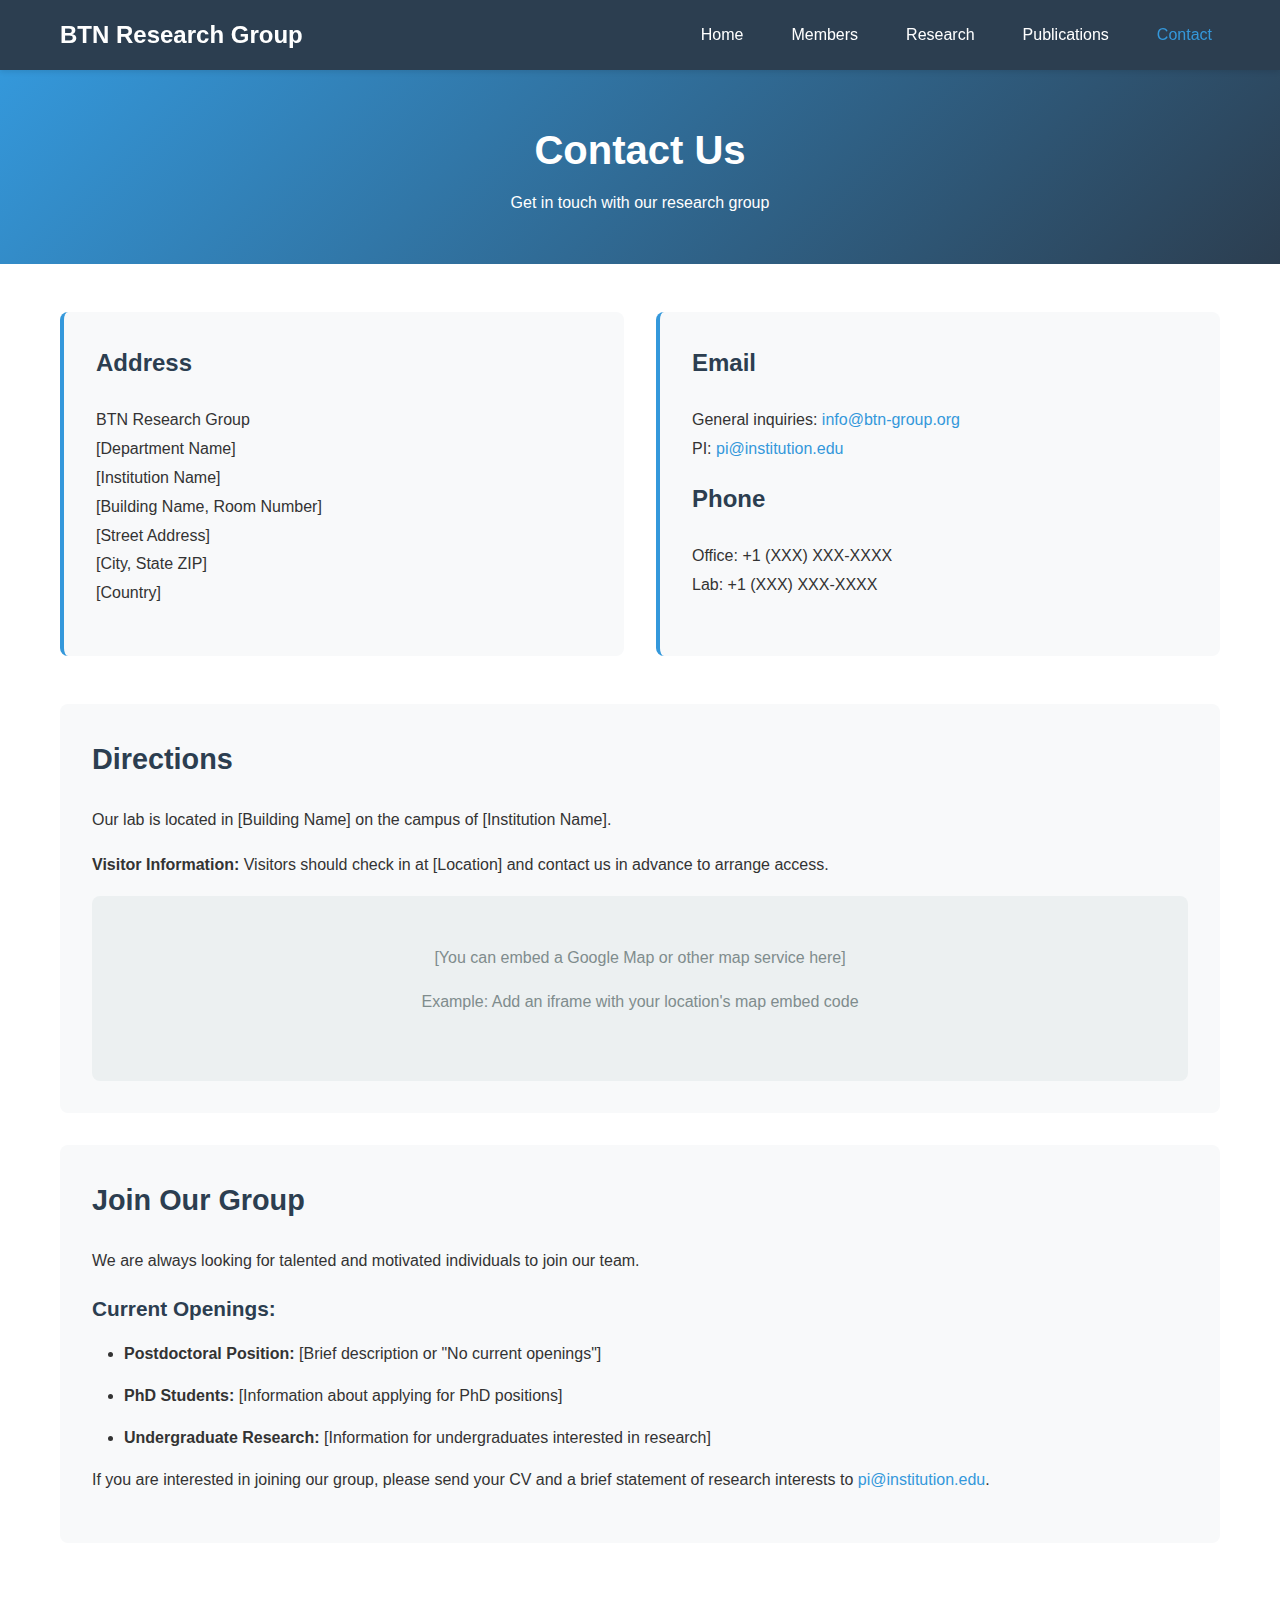
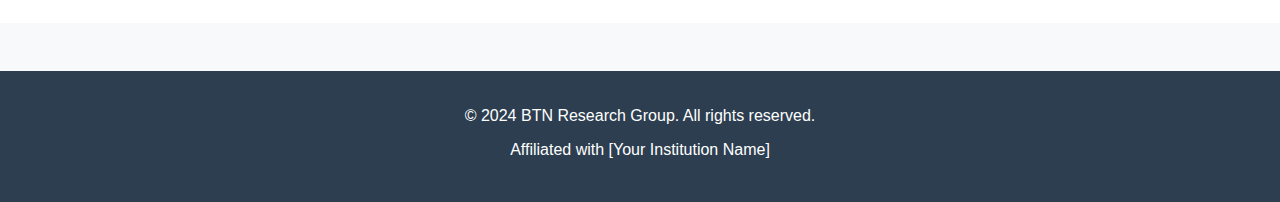
<file: contact.html>
<!DOCTYPE html>
<html lang="en">
<head>
    <meta charset="UTF-8">
    <meta name="viewport" content="width=device-width, initial-scale=1.0">
    <title>Contact - BTN Research Group</title>
    <link rel="stylesheet" href="css/style.css">
</head>
<body>
    <header>
        <nav>
            <div class="container">
                <h1 class="logo">BTN Research Group</h1>
                <ul class="nav-links">
                    <li><a href="index.html">Home</a></li>
                    <li><a href="members.html">Members</a></li>
                    <li><a href="research.html">Research</a></li>
                    <li><a href="publications.html">Publications</a></li>
                    <li><a href="contact.html" class="active">Contact</a></li>
                </ul>
            </div>
        </nav>
    </header>

    <main>
        <section class="page-header">
            <div class="container">
                <h2>Contact Us</h2>
                <p>Get in touch with our research group</p>
            </div>
        </section>

        <section class="contact-info">
            <div class="container">
                <div class="contact-grid">
                    <div class="contact-card">
                        <h3>Address</h3>
                        <p>
                            BTN Research Group<br>
                            [Department Name]<br>
                            [Institution Name]<br>
                            [Building Name, Room Number]<br>
                            [Street Address]<br>
                            [City, State ZIP]<br>
                            [Country]
                        </p>
                    </div>

                    <div class="contact-card">
                        <h3>Email</h3>
                        <p>
                            General inquiries: <a href="mailto:info@btn-group.org">info@btn-group.org</a><br>
                            PI: <a href="mailto:pi@institution.edu">pi@institution.edu</a>
                        </p>
                        
                        <h3>Phone</h3>
                        <p>
                            Office: +1 (XXX) XXX-XXXX<br>
                            Lab: +1 (XXX) XXX-XXXX
                        </p>
                    </div>
                </div>

                <div class="directions">
                    <h3>Directions</h3>
                    <p>
                        Our lab is located in [Building Name] on the campus of [Institution Name].
                    </p>
                    <p>
                        <strong>Visitor Information:</strong> Visitors should check in at [Location] 
                        and contact us in advance to arrange access.
                    </p>
                    <!-- Optional: Add embedded map -->
                    <div class="map-placeholder">
                        <p>[You can embed a Google Map or other map service here]</p>
                        <p>Example: Add an iframe with your location's map embed code</p>
                    </div>
                </div>

                <div class="opportunities">
                    <h3>Join Our Group</h3>
                    <p>
                        We are always looking for talented and motivated individuals to join our team.
                    </p>
                    <h4>Current Openings:</h4>
                    <ul>
                        <li><strong>Postdoctoral Position:</strong> [Brief description or "No current openings"]</li>
                        <li><strong>PhD Students:</strong> [Information about applying for PhD positions]</li>
                        <li><strong>Undergraduate Research:</strong> [Information for undergraduates interested in research]</li>
                    </ul>
                    <p>
                        If you are interested in joining our group, please send your CV and a brief 
                        statement of research interests to <a href="mailto:pi@institution.edu">pi@institution.edu</a>.
                    </p>
                </div>
            </div>
        </section>
    </main>

    <footer>
        <div class="container">
            <p>&copy; 2024 BTN Research Group. All rights reserved.</p>
            <p>Affiliated with [Your Institution Name]</p>
        </div>
    </footer>
</body>
</html>
</file>
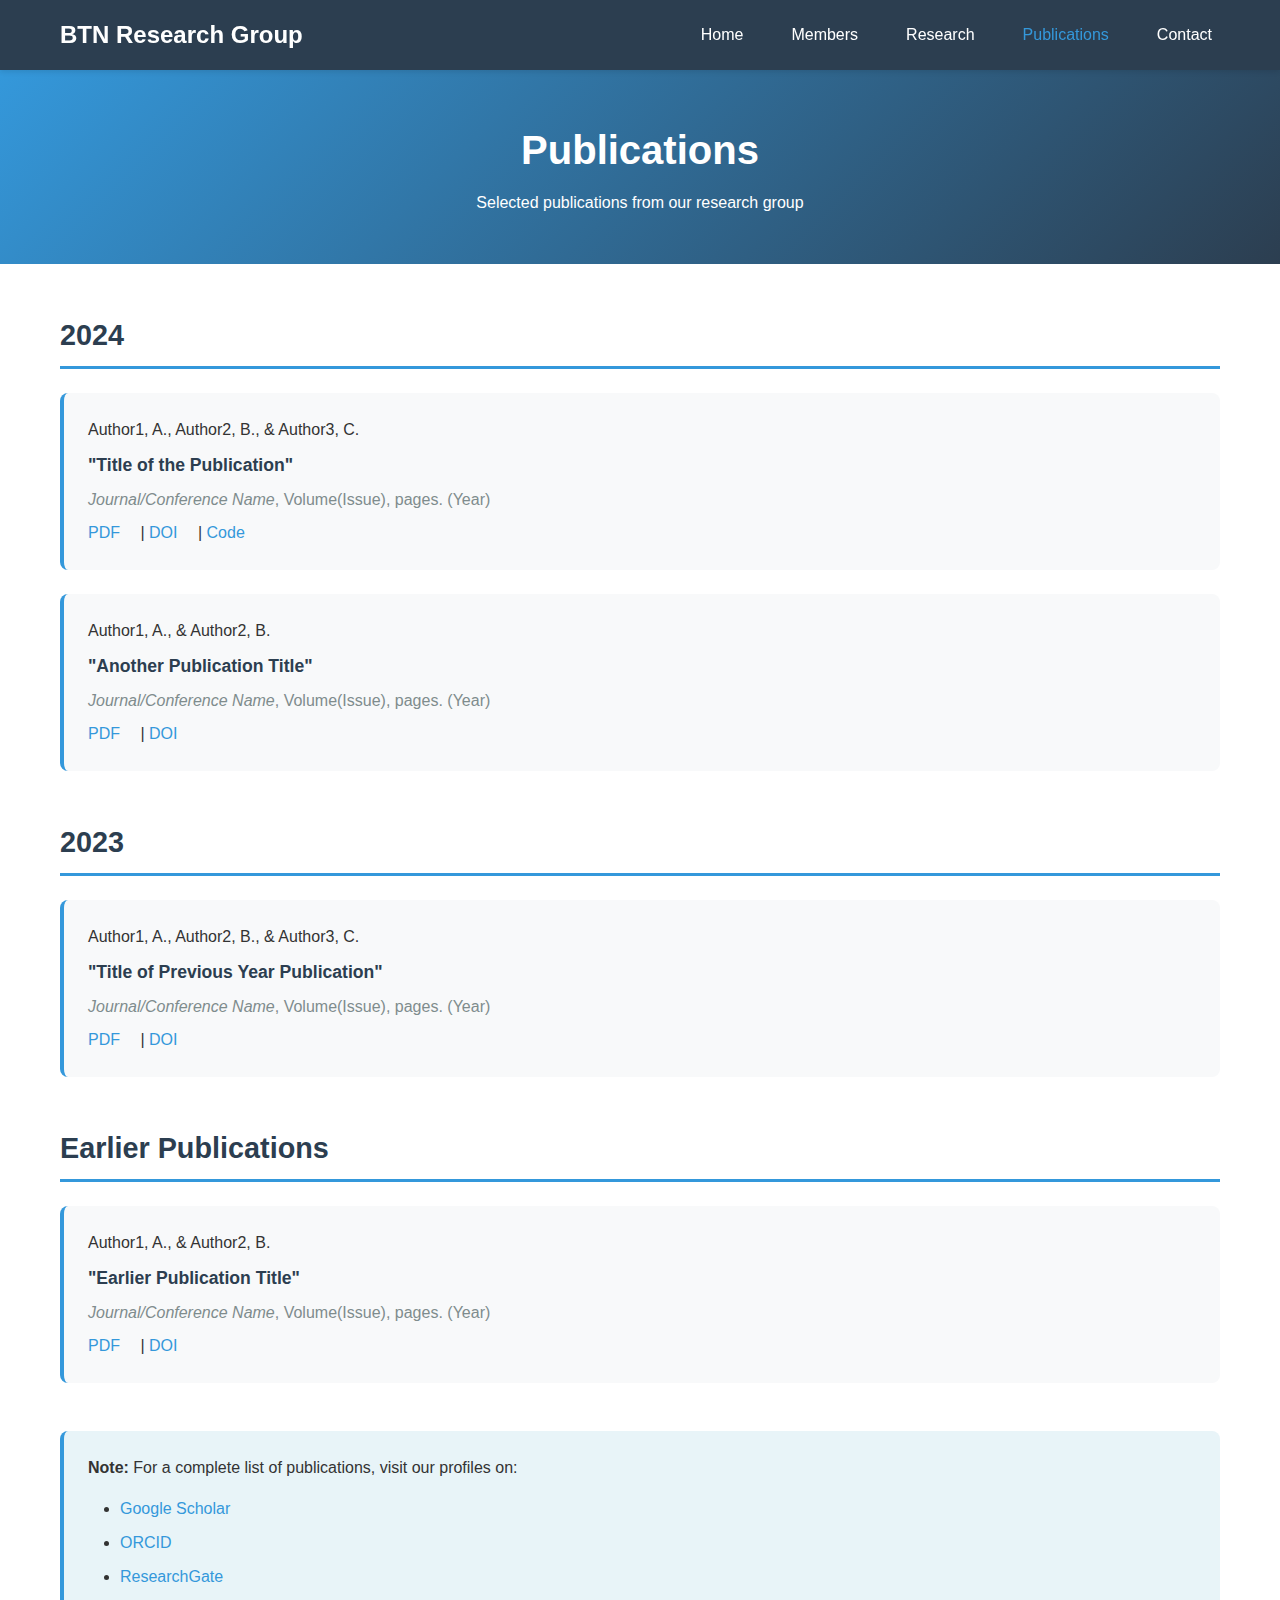
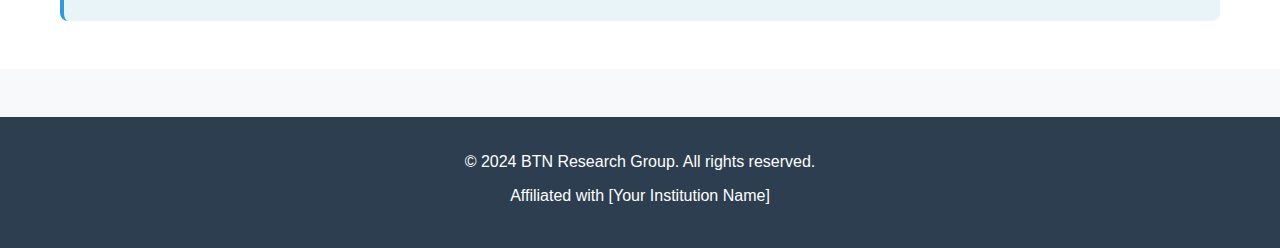
<file: publications.html>
<!DOCTYPE html>
<html lang="en">
<head>
    <meta charset="UTF-8">
    <meta name="viewport" content="width=device-width, initial-scale=1.0">
    <title>Publications - BTN Research Group</title>
    <link rel="stylesheet" href="css/style.css">
</head>
<body>
    <header>
        <nav>
            <div class="container">
                <h1 class="logo">BTN Research Group</h1>
                <ul class="nav-links">
                    <li><a href="index.html">Home</a></li>
                    <li><a href="members.html">Members</a></li>
                    <li><a href="research.html">Research</a></li>
                    <li><a href="publications.html" class="active">Publications</a></li>
                    <li><a href="contact.html">Contact</a></li>
                </ul>
            </div>
        </nav>
    </header>

    <main>
        <section class="page-header">
            <div class="container">
                <h2>Publications</h2>
                <p>Selected publications from our research group</p>
            </div>
        </section>

        <section class="publications">
            <div class="container">
                <h3>2024</h3>
                <div class="publication-list">
                    <article class="publication">
                        <p class="authors">Author1, A., Author2, B., & Author3, C.</p>
                        <p class="title">"Title of the Publication"</p>
                        <p class="venue"><em>Journal/Conference Name</em>, Volume(Issue), pages. (Year)</p>
                        <p class="links">
                            <a href="#" target="_blank">PDF</a> | 
                            <a href="#" target="_blank">DOI</a> | 
                            <a href="#" target="_blank">Code</a>
                        </p>
                    </article>

                    <article class="publication">
                        <p class="authors">Author1, A., & Author2, B.</p>
                        <p class="title">"Another Publication Title"</p>
                        <p class="venue"><em>Journal/Conference Name</em>, Volume(Issue), pages. (Year)</p>
                        <p class="links">
                            <a href="#" target="_blank">PDF</a> | 
                            <a href="#" target="_blank">DOI</a>
                        </p>
                    </article>
                </div>

                <h3>2023</h3>
                <div class="publication-list">
                    <article class="publication">
                        <p class="authors">Author1, A., Author2, B., & Author3, C.</p>
                        <p class="title">"Title of Previous Year Publication"</p>
                        <p class="venue"><em>Journal/Conference Name</em>, Volume(Issue), pages. (Year)</p>
                        <p class="links">
                            <a href="#" target="_blank">PDF</a> | 
                            <a href="#" target="_blank">DOI</a>
                        </p>
                    </article>
                </div>

                <h3>Earlier Publications</h3>
                <div class="publication-list">
                    <article class="publication">
                        <p class="authors">Author1, A., & Author2, B.</p>
                        <p class="title">"Earlier Publication Title"</p>
                        <p class="venue"><em>Journal/Conference Name</em>, Volume(Issue), pages. (Year)</p>
                        <p class="links">
                            <a href="#" target="_blank">PDF</a> | 
                            <a href="#" target="_blank">DOI</a>
                        </p>
                    </article>
                </div>

                <div class="note">
                    <p><strong>Note:</strong> For a complete list of publications, visit our profiles on:</p>
                    <ul>
                        <li><a href="#" target="_blank">Google Scholar</a></li>
                        <li><a href="#" target="_blank">ORCID</a></li>
                        <li><a href="#" target="_blank">ResearchGate</a></li>
                    </ul>
                </div>
            </div>
        </section>
    </main>

    <footer>
        <div class="container">
            <p>&copy; 2024 BTN Research Group. All rights reserved.</p>
            <p>Affiliated with [Your Institution Name]</p>
        </div>
    </footer>
</body>
</html>
</file>
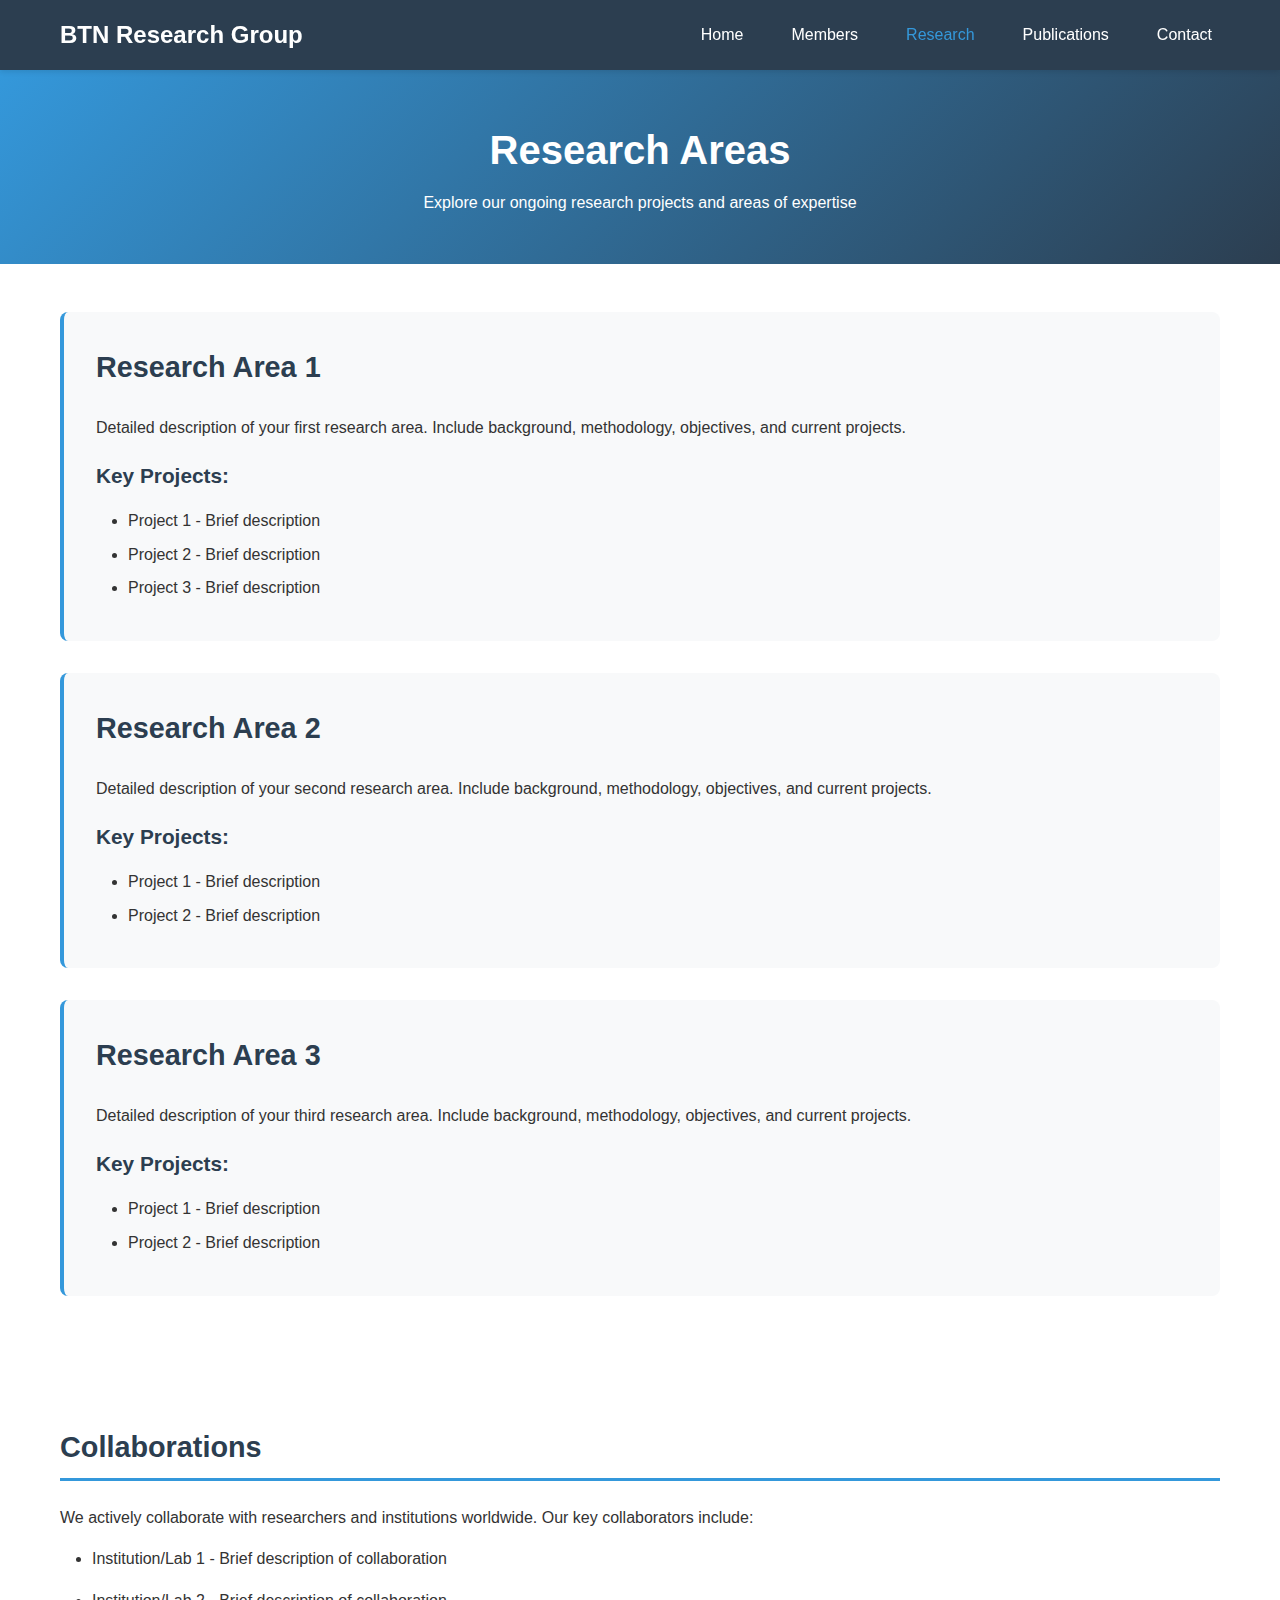
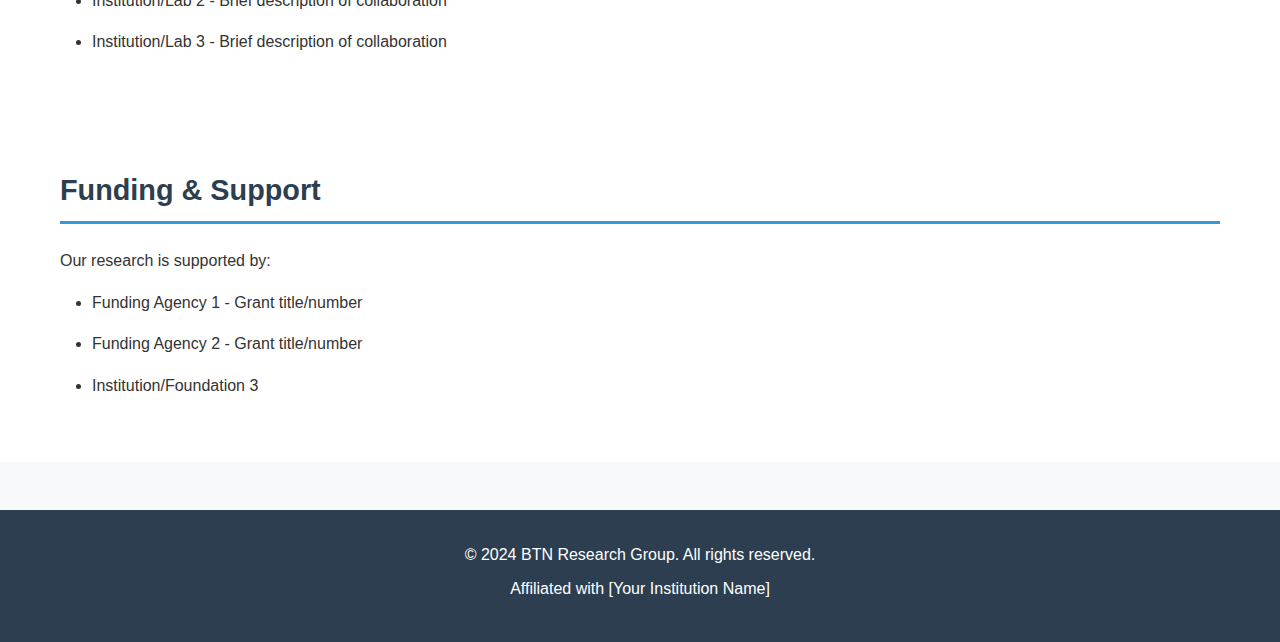
<file: research.html>
<!DOCTYPE html>
<html lang="en">
<head>
    <meta charset="UTF-8">
    <meta name="viewport" content="width=device-width, initial-scale=1.0">
    <title>Research - BTN Research Group</title>
    <link rel="stylesheet" href="css/style.css">
</head>
<body>
    <header>
        <nav>
            <div class="container">
                <h1 class="logo">BTN Research Group</h1>
                <ul class="nav-links">
                    <li><a href="index.html">Home</a></li>
                    <li><a href="members.html">Members</a></li>
                    <li><a href="research.html" class="active">Research</a></li>
                    <li><a href="publications.html">Publications</a></li>
                    <li><a href="contact.html">Contact</a></li>
                </ul>
            </div>
        </nav>
    </header>

    <main>
        <section class="page-header">
            <div class="container">
                <h2>Research Areas</h2>
                <p>Explore our ongoing research projects and areas of expertise</p>
            </div>
        </section>

        <section class="research-areas">
            <div class="container">
                <article class="research-area">
                    <h3>Research Area 1</h3>
                    <p>
                        Detailed description of your first research area. Include background, 
                        methodology, objectives, and current projects.
                    </p>
                    <h4>Key Projects:</h4>
                    <ul>
                        <li>Project 1 - Brief description</li>
                        <li>Project 2 - Brief description</li>
                        <li>Project 3 - Brief description</li>
                    </ul>
                </article>

                <article class="research-area">
                    <h3>Research Area 2</h3>
                    <p>
                        Detailed description of your second research area. Include background, 
                        methodology, objectives, and current projects.
                    </p>
                    <h4>Key Projects:</h4>
                    <ul>
                        <li>Project 1 - Brief description</li>
                        <li>Project 2 - Brief description</li>
                    </ul>
                </article>

                <article class="research-area">
                    <h3>Research Area 3</h3>
                    <p>
                        Detailed description of your third research area. Include background, 
                        methodology, objectives, and current projects.
                    </p>
                    <h4>Key Projects:</h4>
                    <ul>
                        <li>Project 1 - Brief description</li>
                        <li>Project 2 - Brief description</li>
                    </ul>
                </article>
            </div>
        </section>

        <section class="collaborations">
            <div class="container">
                <h3>Collaborations</h3>
                <p>
                    We actively collaborate with researchers and institutions worldwide. 
                    Our key collaborators include:
                </p>
                <ul>
                    <li>Institution/Lab 1 - Brief description of collaboration</li>
                    <li>Institution/Lab 2 - Brief description of collaboration</li>
                    <li>Institution/Lab 3 - Brief description of collaboration</li>
                </ul>
            </div>
        </section>

        <section class="funding">
            <div class="container">
                <h3>Funding & Support</h3>
                <p>Our research is supported by:</p>
                <ul>
                    <li>Funding Agency 1 - Grant title/number</li>
                    <li>Funding Agency 2 - Grant title/number</li>
                    <li>Institution/Foundation 3</li>
                </ul>
            </div>
        </section>
    </main>

    <footer>
        <div class="container">
            <p>&copy; 2024 BTN Research Group. All rights reserved.</p>
            <p>Affiliated with [Your Institution Name]</p>
        </div>
    </footer>
</body>
</html>
</file>
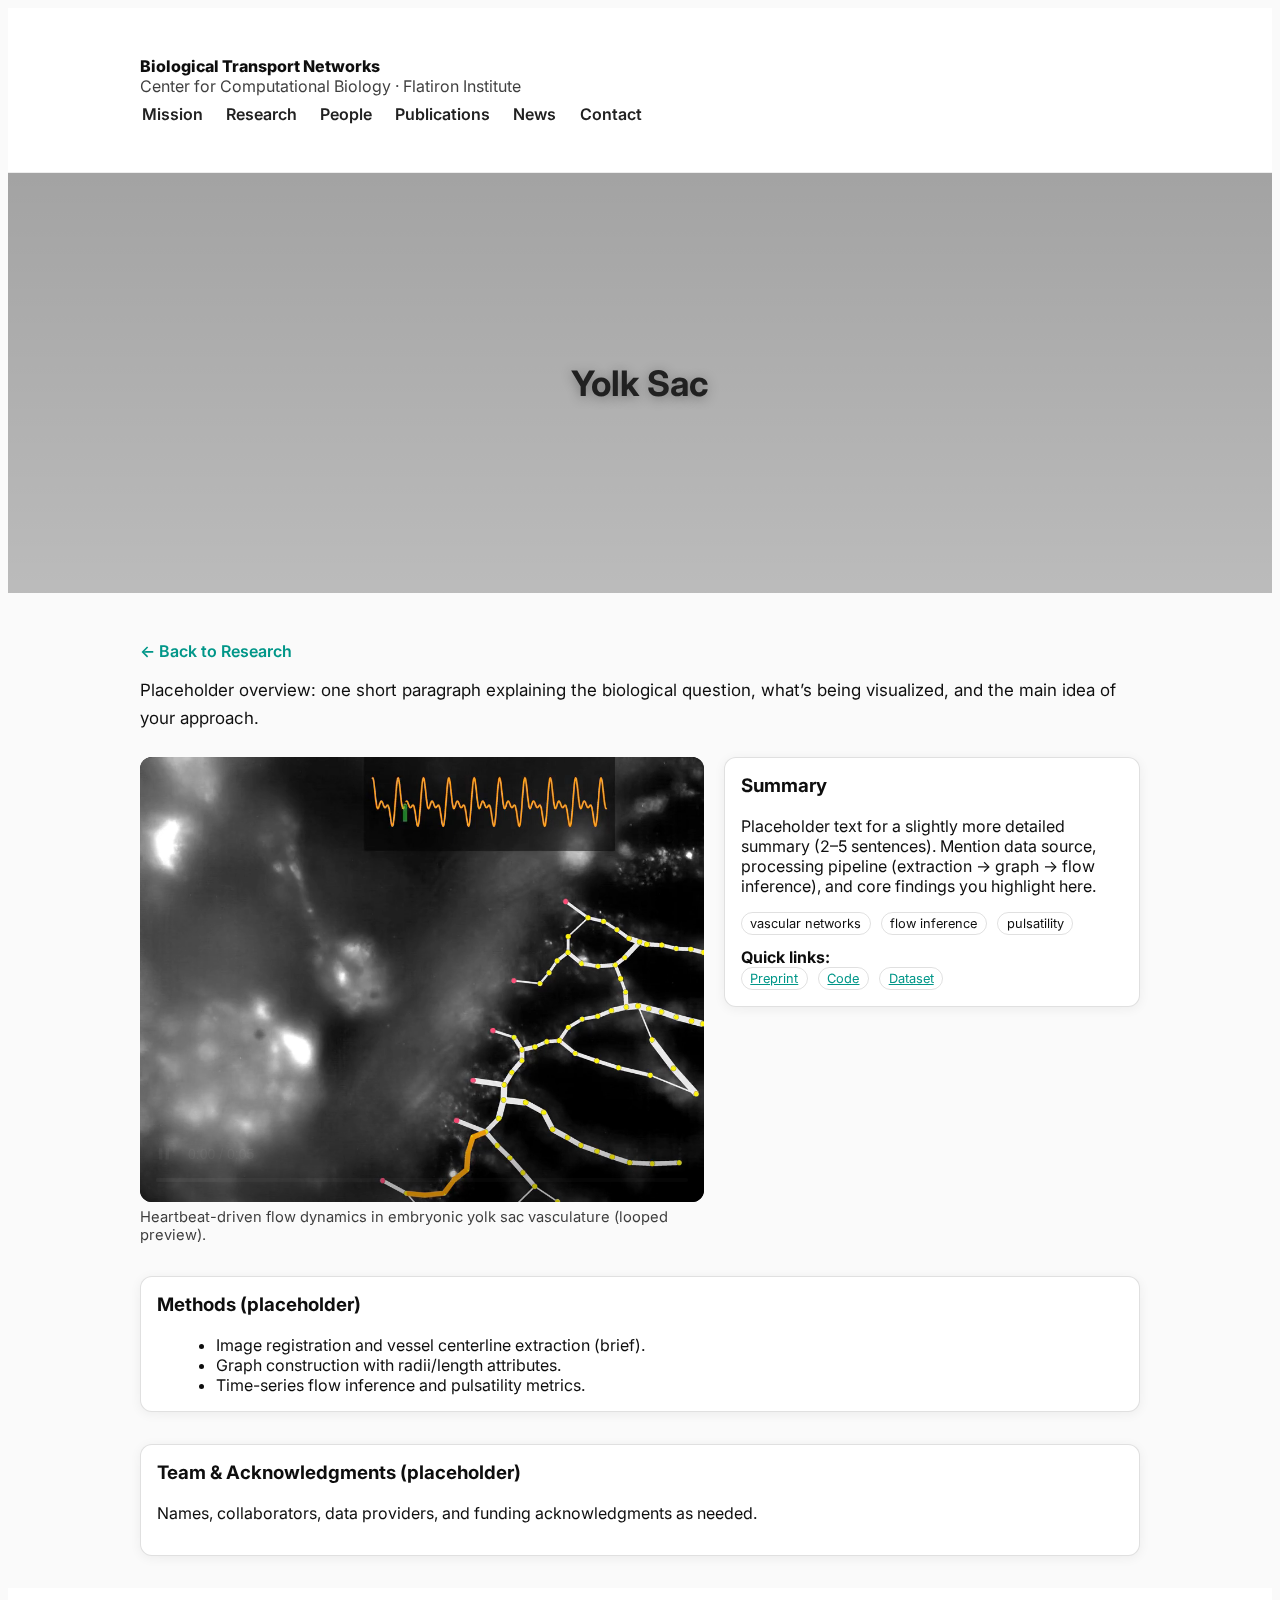
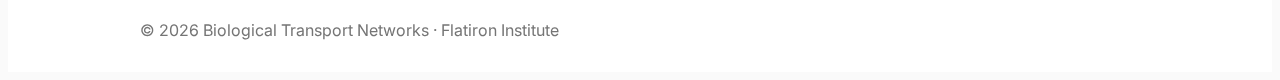
<file: yolk-sac.html>
<!doctype html>
<html lang="en">
<head>
  <meta charset="utf-8" />
  <meta name="viewport" content="width=device-width, initial-scale=1" />
  <title>Yolk Sac — Biological Transport Networks</title>

  <!-- Theme to match index -->
  <link rel="stylesheet" href="assets/css/ccb.css" />
  <link href="https://fonts.googleapis.com/css2?family=Inter:wght@300;400;600;800&display=swap" rel="stylesheet">

  <style>
    :root { --maxw: 1000px; }
    body { font-family: Inter, system-ui, -apple-system, Segoe UI, Roboto, Helvetica, Arial, sans-serif; color:#0e0e0e; }
    .wrap { max-width: var(--maxw); margin: 0 auto; padding: 2rem 1rem; }

    /* Sticky header to match index */
    header.site {
      position: sticky; top: 0; z-index: 1000;
      padding: 1rem 0;
      background: rgba(255,255,255,0.85);
      backdrop-filter: saturate(180%) blur(8px);
      border-bottom: 1px solid rgba(0,0,0,0.07);
    }
    .topnav a { margin-right: 1rem; font-weight: 600; text-decoration: none; padding:.4rem .1rem; }
    .topnav a:hover { text-decoration: underline; }

    /* Hero with cropped image + overlay title */
    .hero {
      position: relative;
      height: clamp(280px, 45vw, 420px);
      overflow: hidden;
    }
    .hero img {
      width: 100%; height: 100%;
      object-fit: cover; object-position: 50% 45%;
      display: block;
      opacity: 0; animation: fadeIn 1s ease-out forwards;
    }
    .hero .overlay { position: absolute; inset: 0; background: linear-gradient(180deg, rgba(0,0,0,.35), rgba(0,0,0,.25)); }
    .hero .title {
      position: absolute; inset: 0; display:flex; align-items:center; justify-content:center; text-align:center;
      padding: 1rem; color:#fff; text-shadow: 0 2px 12px rgba(0,0,0,.35);
    }
    .hero h1 { font-size: clamp(1.6rem, 3.2vw, 2.2rem); margin: 0; }
    @keyframes fadeIn { from {opacity:0} to {opacity:1} }

    /* Breadcrumbs */
    .crumbs { font-weight: 600; margin: 1rem 0 0; }
    .crumbs a { text-decoration: none; }
    .crumbs a:hover { text-decoration: underline; }

    /* Content layout */
    .lede { font-size: 1.06rem; line-height: 1.65; margin: 1rem 0 1.5rem; }
    .two-col { display:grid; grid-template-columns: 1.15fr 0.85fr; gap: 1.25rem; align-items:start; }
    .card { background:#fff; border-radius:12px; padding:1rem; box-shadow:0 2px 12px rgba(0,0,0,.06); }
    figure { margin:0; }
    .media {
      border-radius:12px; overflow:hidden; background:#000;
    }
    .media img, .media video { width:100%; height:auto; display:block; }
    .caption { font-size:.92rem; opacity:.8; margin-top:.4rem; }

    .section { margin-top: 2rem; }
    .klist { margin: .3rem 0 0 1.2rem; }
    .pill { display:inline-block; font-size:.8rem; padding:.18rem .55rem; border:1px solid rgba(0,0,0,.12); border-radius:999px; margin-right:.35rem; }

    @media (max-width: 880px){ .two-col { grid-template-columns: 1fr; } }
  </style>
</head>
<body>

  <!-- Header (same vibe as index) -->
  <header class="site">
    <div class="wrap">
      <div style="font-size:1rem; font-weight:800;">Biological Transport Networks</div>
      <div style="opacity:.8;">Center for Computational Biology · Flatiron Institute</div>
      <nav class="topnav" style="margin-top:.5rem;">
        <a href="index.html#mission">Mission</a>
        <a href="index.html#research">Research</a>
        <a href="index.html#people">People</a>
        <a href="index.html#publications">Publications</a>
        <a href="index.html#news">News</a>
        <a href="index.html#contact">Contact</a>
      </nav>
    </div>
  </header>

  <!-- Hero -->
  <section class="hero">
    <img src="images/yolksacsim.png" alt="Yolk sac network visualization">
    <div class="overlay"></div>
    <div class="title"><h1>Yolk Sac</h1></div>
  </section>

  <main class="wrap">
    <div class="crumbs"><a href="index.html#research">← Back to Research</a></div>

    <p class="lede">
      Placeholder overview: one short paragraph explaining the biological question, what’s being visualized,
      and the main idea of your approach.
    </p>

    <!-- Media + Text -->
    <div class="two-col">
      <div>
        <figure class="media">
          <!-- You can swap this for a video if you want motion here; or keep image and put video below -->
          <video src="images/videos/heartbeat_crop.mp4" autoplay muted loop playsinline controls></video>
        </figure>
        <div class="caption">Heartbeat-driven flow dynamics in embryonic yolk sac vasculature (looped preview).</div>
      </div>

      <aside class="card">
        <h3 style="margin-top:0;">Summary</h3>
        <p>
          Placeholder text for a slightly more detailed summary (2–5 sentences). Mention data source,
          processing pipeline (extraction → graph → flow inference), and core findings you highlight here.
        </p>
        <div style="margin-top:.5rem;">
          <span class="pill">vascular networks</span>
          <span class="pill">flow inference</span>
          <span class="pill">pulsatility</span>
        </div>
        <div style="margin-top:.8rem;">
          <strong>Quick links:</strong><br/>
          <!-- Replace with real links when ready -->
          <a href="#" class="pill">Preprint</a>
          <a href="#" class="pill">Code</a>
          <a href="#" class="pill">Dataset</a>
        </div>
      </aside>
    </div>

    <!-- Optional deeper sections -->
    <section class="section card">
      <h3 style="margin-top:0;">Methods (placeholder)</h3>
      <ul class="klist">
        <li>Image registration and vessel centerline extraction (brief).</li>
        <li>Graph construction with radii/length attributes.</li>
        <li>Time-series flow inference and pulsatility metrics.</li>
      </ul>
    </section>

    <section class="section card">
      <h3 style="margin-top:0;">Team & Acknowledgments (placeholder)</h3>
      <p>Names, collaborators, data providers, and funding acknowledgments as needed.</p>
    </section>
  </main>

  <footer>
    <div class="wrap" style="display:flex; justify-content:space-between; align-items:center; gap:1rem; flex-wrap:wrap;">
      <div>&copy; <span id="year"></span> Biological Transport Networks · Flatiron Institute</div>
    </div>
  </footer>

  <script>
    document.getElementById('year').textContent = new Date().getFullYear();
  </script>
</body>
</html>
</file>
<file: assets/css/ccb.css>
/* 
 * CCB (Center for Computational Biology) Color Scheme
 * Flatiron Institute
 */

:root {
  /* CCB primary colors - using a teal/cyan palette */
  --primary-color: #009688;
  --primary-dark: #00796B;
  --primary-light: #4DB6AC;
  --accent-color: #00BCD4;
  
  /* Neutral colors */
  --text-primary: #212121;
  --text-secondary: #757575;
  --background: #FAFAFA;
  --surface: #FFFFFF;
  --border: rgba(0, 0, 0, 0.12);
}

body {
  color: var(--text-primary);
  background-color: var(--background);
}

/* Link styles */
a {
  color: var(--primary-color);
  transition: color 0.2s ease;
}

a:hover {
  color: var(--primary-dark);
}

/* Navigation styles */
nav a {
  color: var(--text-primary);
}

nav a:hover {
  color: var(--primary-color);
}

/* Header branding */
header.site {
  background-color: var(--surface);
}

/* Hero section */
.hero h1 {
  color: var(--text-primary);
}

.hero p.lead {
  color: var(--text-primary);
}

/* Cards */
.card {
  background-color: var(--surface);
  border: 1px solid var(--border);
}

.card:hover {
  box-shadow: 0 4px 20px rgba(0, 150, 136, 0.15);
  transition: box-shadow 0.3s ease;
}

/* Section headers */
h2.section {
  color: var(--text-primary);
  border-bottom: 2px solid var(--primary-color);
  padding-bottom: 0.5rem;
}

/* Labels/badges */
.label {
  background-color: rgba(0, 150, 136, 0.1);
  color: var(--primary-dark);
  transition: background-color 0.2s ease;
}

.label:hover {
  background-color: rgba(0, 150, 136, 0.2);
  text-decoration: none;
}

/* Icons */
.icon {
  color: var(--text-secondary);
  margin-right: 0.5rem;
  transition: color 0.2s ease;
}

.icon:hover {
  color: var(--primary-color);
}

/* Footer */
footer {
  background-color: var(--surface);
  color: var(--text-secondary);
}

/* Publications list */
.pub .title {
  color: var(--text-primary);
}

/* Responsive adjustments */
@media (max-width: 768px) {
  :root {
    font-size: 14px;
  }
}
</file>
<file: css/style.css>
/* Reset and Base Styles */
* {
    margin: 0;
    padding: 0;
    box-sizing: border-box;
}

body {
    font-family: 'Segoe UI', Tahoma, Geneva, Verdana, sans-serif;
    line-height: 1.6;
    color: #333;
    background-color: #f8f9fa;
}

.container {
    max-width: 1200px;
    margin: 0 auto;
    padding: 0 20px;
}

/* Header and Navigation */
header {
    background-color: #2c3e50;
    color: white;
    padding: 1rem 0;
    position: sticky;
    top: 0;
    z-index: 100;
    box-shadow: 0 2px 5px rgba(0,0,0,0.1);
}

nav .container {
    display: flex;
    justify-content: space-between;
    align-items: center;
}

.logo {
    font-size: 1.5rem;
    font-weight: bold;
}

.nav-links {
    display: flex;
    list-style: none;
    gap: 2rem;
}

.nav-links a {
    color: white;
    text-decoration: none;
    transition: color 0.3s;
    padding: 0.5rem;
}

.nav-links a:hover,
.nav-links a.active {
    color: #3498db;
}

/* Hero Section */
.hero {
    background: linear-gradient(135deg, #3498db 0%, #2c3e50 100%);
    color: white;
    padding: 4rem 0;
    text-align: center;
}

.hero h2 {
    font-size: 2.5rem;
    margin-bottom: 1rem;
}

.lead {
    font-size: 1.3rem;
    opacity: 0.9;
}

/* Page Header */
.page-header {
    background: linear-gradient(135deg, #3498db 0%, #2c3e50 100%);
    color: white;
    padding: 3rem 0;
    text-align: center;
}

.page-header h2 {
    font-size: 2.5rem;
    margin-bottom: 0.5rem;
}

/* Main Content Sections */
main section {
    padding: 3rem 0;
}

section h3 {
    color: #2c3e50;
    font-size: 1.8rem;
    margin-bottom: 1.5rem;
    border-bottom: 3px solid #3498db;
    padding-bottom: 0.5rem;
}

section h4 {
    color: #2c3e50;
    font-size: 1.3rem;
    margin-top: 1rem;
    margin-bottom: 0.5rem;
}

/* About Section */
.about {
    background-color: white;
}

.about p {
    margin-bottom: 1rem;
    line-height: 1.8;
}

/* Highlight Cards */
.highlight-grid {
    display: grid;
    grid-template-columns: repeat(auto-fit, minmax(300px, 1fr));
    gap: 2rem;
    margin-top: 2rem;
}

.highlight-card {
    background-color: white;
    padding: 2rem;
    border-radius: 8px;
    box-shadow: 0 2px 10px rgba(0,0,0,0.1);
    transition: transform 0.3s, box-shadow 0.3s;
}

.highlight-card:hover {
    transform: translateY(-5px);
    box-shadow: 0 5px 20px rgba(0,0,0,0.15);
}

.highlight-card h4 {
    color: #3498db;
    margin-bottom: 1rem;
}

/* News Section */
.news {
    background-color: white;
}

.news-list {
    margin-top: 2rem;
}

.news-item {
    padding: 1.5rem;
    border-left: 4px solid #3498db;
    background-color: #f8f9fa;
    margin-bottom: 1.5rem;
    border-radius: 4px;
}

.news-item .date {
    color: #7f8c8d;
    font-size: 0.9rem;
    font-weight: bold;
}

.news-item h4 {
    margin-top: 0.5rem;
    margin-bottom: 0.5rem;
}

/* Member Cards */
.member-grid {
    display: grid;
    grid-template-columns: repeat(auto-fit, minmax(250px, 1fr));
    gap: 2rem;
    margin-bottom: 3rem;
}

.member-card {
    background-color: white;
    padding: 1.5rem;
    border-radius: 8px;
    box-shadow: 0 2px 10px rgba(0,0,0,0.1);
    text-align: center;
}

.member-photo {
    width: 150px;
    height: 150px;
    margin: 0 auto 1rem;
    border-radius: 50%;
    overflow: hidden;
    background-color: #ecf0f1;
    position: relative;
}

.member-photo img {
    width: 100%;
    height: 100%;
    object-fit: cover;
}

.photo-placeholder {
    width: 100%;
    height: 100%;
    display: flex;
    align-items: center;
    justify-content: center;
    font-size: 3rem;
    font-weight: bold;
    color: #95a5a6;
    background-color: #ecf0f1;
}

.member-card h4 {
    color: #2c3e50;
    margin-bottom: 0.5rem;
}

.member-card .title {
    color: #3498db;
    font-weight: bold;
    margin-bottom: 1rem;
}

.member-card .bio {
    margin-bottom: 1rem;
    line-height: 1.6;
}

.member-card .contact {
    font-size: 0.9rem;
    color: #7f8c8d;
}

.member-card .contact a {
    color: #3498db;
    text-decoration: none;
}

/* Alumni List */
.alumni-list {
    background-color: white;
    padding: 2rem;
    border-radius: 8px;
    box-shadow: 0 2px 10px rgba(0,0,0,0.1);
}

.alumni-list p {
    margin-bottom: 1rem;
    line-height: 1.8;
}

/* Research Areas */
.research-areas {
    background-color: white;
}

.research-area {
    background-color: #f8f9fa;
    padding: 2rem;
    margin-bottom: 2rem;
    border-radius: 8px;
    border-left: 4px solid #3498db;
}

.research-area h3 {
    border-bottom: none;
    color: #2c3e50;
    margin-bottom: 1rem;
}

.research-area p {
    margin-bottom: 1rem;
    line-height: 1.8;
}

.research-area ul {
    margin-left: 2rem;
    margin-top: 1rem;
}

.research-area li {
    margin-bottom: 0.5rem;
}

/* Collaborations and Funding */
.collaborations,
.funding {
    background-color: white;
}

.collaborations ul,
.funding ul {
    margin-left: 2rem;
    margin-top: 1rem;
}

.collaborations li,
.funding li {
    margin-bottom: 1rem;
    line-height: 1.6;
}

/* Publications */
.publications {
    background-color: white;
}

.publication-list {
    margin-bottom: 3rem;
}

.publication {
    background-color: #f8f9fa;
    padding: 1.5rem;
    margin-bottom: 1.5rem;
    border-radius: 8px;
    border-left: 4px solid #3498db;
}

.publication .authors {
    font-weight: 500;
    margin-bottom: 0.5rem;
}

.publication .title {
    font-size: 1.1rem;
    font-weight: bold;
    color: #2c3e50;
    margin-bottom: 0.5rem;
}

.publication .venue {
    color: #7f8c8d;
    margin-bottom: 0.5rem;
}

.publication .links a {
    color: #3498db;
    text-decoration: none;
    margin-right: 1rem;
}

.publication .links a:hover {
    text-decoration: underline;
}

.note {
    background-color: #e8f4f8;
    padding: 1.5rem;
    border-radius: 8px;
    border-left: 4px solid #3498db;
    margin-top: 2rem;
}

.note ul {
    margin-left: 2rem;
    margin-top: 1rem;
}

.note li {
    margin-bottom: 0.5rem;
}

.note a {
    color: #3498db;
    text-decoration: none;
}

.note a:hover {
    text-decoration: underline;
}

/* Contact Page */
.contact-info {
    background-color: white;
}

.contact-grid {
    display: grid;
    grid-template-columns: repeat(auto-fit, minmax(300px, 1fr));
    gap: 2rem;
    margin-bottom: 3rem;
}

.contact-card {
    background-color: #f8f9fa;
    padding: 2rem;
    border-radius: 8px;
    border-left: 4px solid #3498db;
}

.contact-card h3 {
    font-size: 1.5rem;
    border-bottom: none;
    margin-bottom: 1rem;
}

.contact-card p {
    margin-bottom: 1rem;
    line-height: 1.8;
}

.contact-card a {
    color: #3498db;
    text-decoration: none;
}

.contact-card a:hover {
    text-decoration: underline;
}

.directions,
.opportunities {
    background-color: #f8f9fa;
    padding: 2rem;
    margin-bottom: 2rem;
    border-radius: 8px;
}

.directions h3,
.opportunities h3 {
    border-bottom: none;
    margin-bottom: 1rem;
}

.directions p,
.opportunities p {
    margin-bottom: 1rem;
    line-height: 1.8;
}

.opportunities ul {
    margin-left: 2rem;
    margin-top: 1rem;
}

.opportunities li {
    margin-bottom: 1rem;
    line-height: 1.6;
}

.opportunities a {
    color: #3498db;
    text-decoration: none;
}

.opportunities a:hover {
    text-decoration: underline;
}

.map-placeholder {
    background-color: #ecf0f1;
    padding: 3rem;
    text-align: center;
    border-radius: 8px;
    margin-top: 1rem;
    color: #7f8c8d;
}

/* Footer */
footer {
    background-color: #2c3e50;
    color: white;
    padding: 2rem 0;
    text-align: center;
    margin-top: 3rem;
}

footer p {
    margin-bottom: 0.5rem;
}

/* Responsive Design */
@media (max-width: 768px) {
    .nav-links {
        flex-direction: column;
        gap: 0.5rem;
    }
    
    .hero h2,
    .page-header h2 {
        font-size: 2rem;
    }
    
    .lead {
        font-size: 1.1rem;
    }
    
    .highlight-grid,
    .member-grid,
    .contact-grid {
        grid-template-columns: 1fr;
    }
}
</file>
